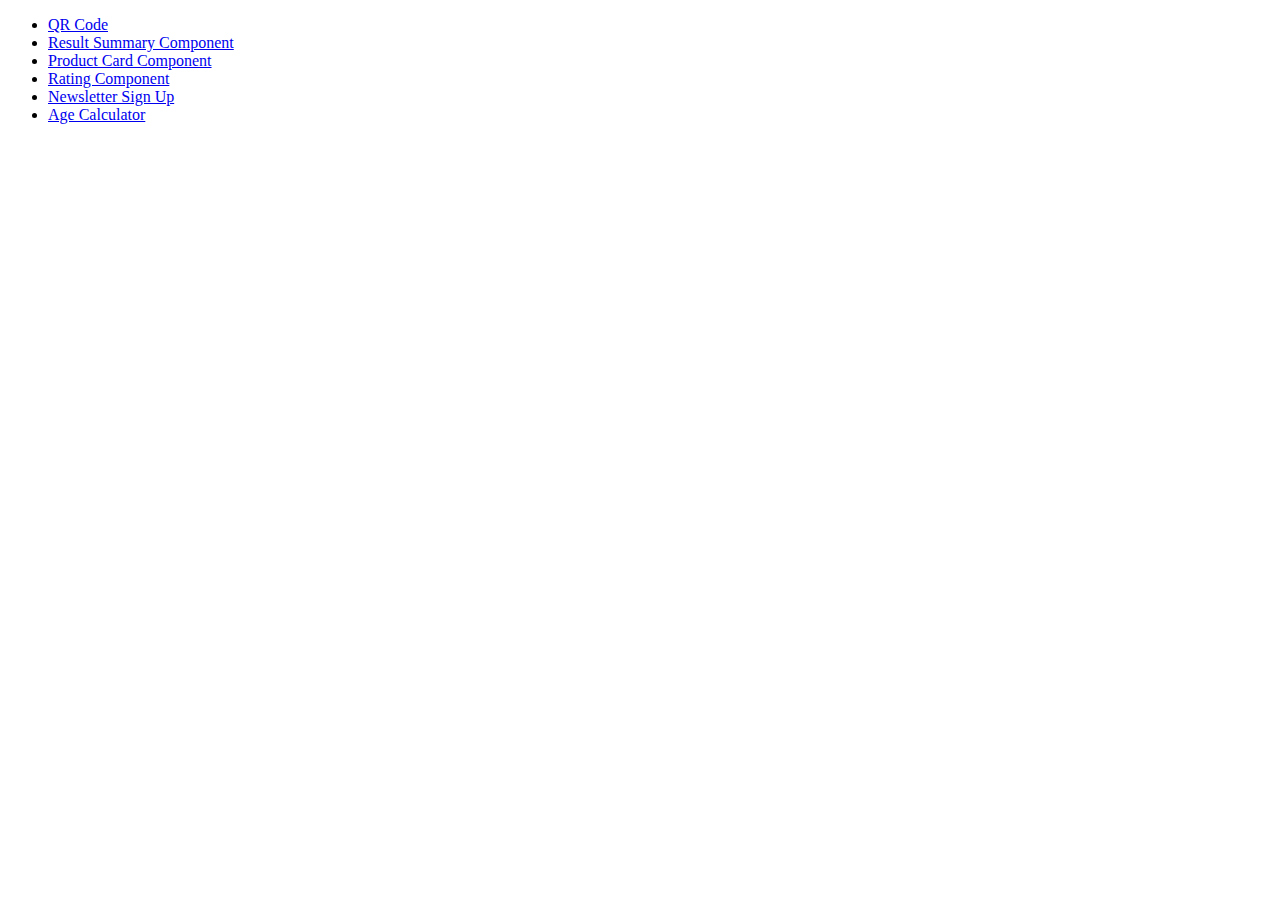
<file: index.html>
<!DOCTYPE html>
<html lang="en">
<head>
    <meta charset="UTF-8">
    <meta http-equiv="X-UA-Compatible" content="IE=edge">
    <meta name="viewport" content="width=device-width, initial-scale=1.0">
    <title>Andrei Kosarev's Frontend Mentor Challenges</title>
</head>
<body>
    <ul>
        <li> <a href="./001_qr_code_component">QR Code</a> </li>
        <li> <a href="./002_results_summary_component/">Result Summary Component</a> </li>
        <li> <a href="./003_product-preview-card-component/">Product Card Component</a> </li>
        <li> <a href="./004_interactive_rating_component/">Rating Component</a> </li>
        <li> <a href="./005_newsletter-sign-up-with-success-message-main/ ">Newsletter Sign Up</a> </li>
        <li> <a href="./006_age-calculator-app-main/">Age Calculator</a> </li>
    </ul>
</body>
</html>
</file>
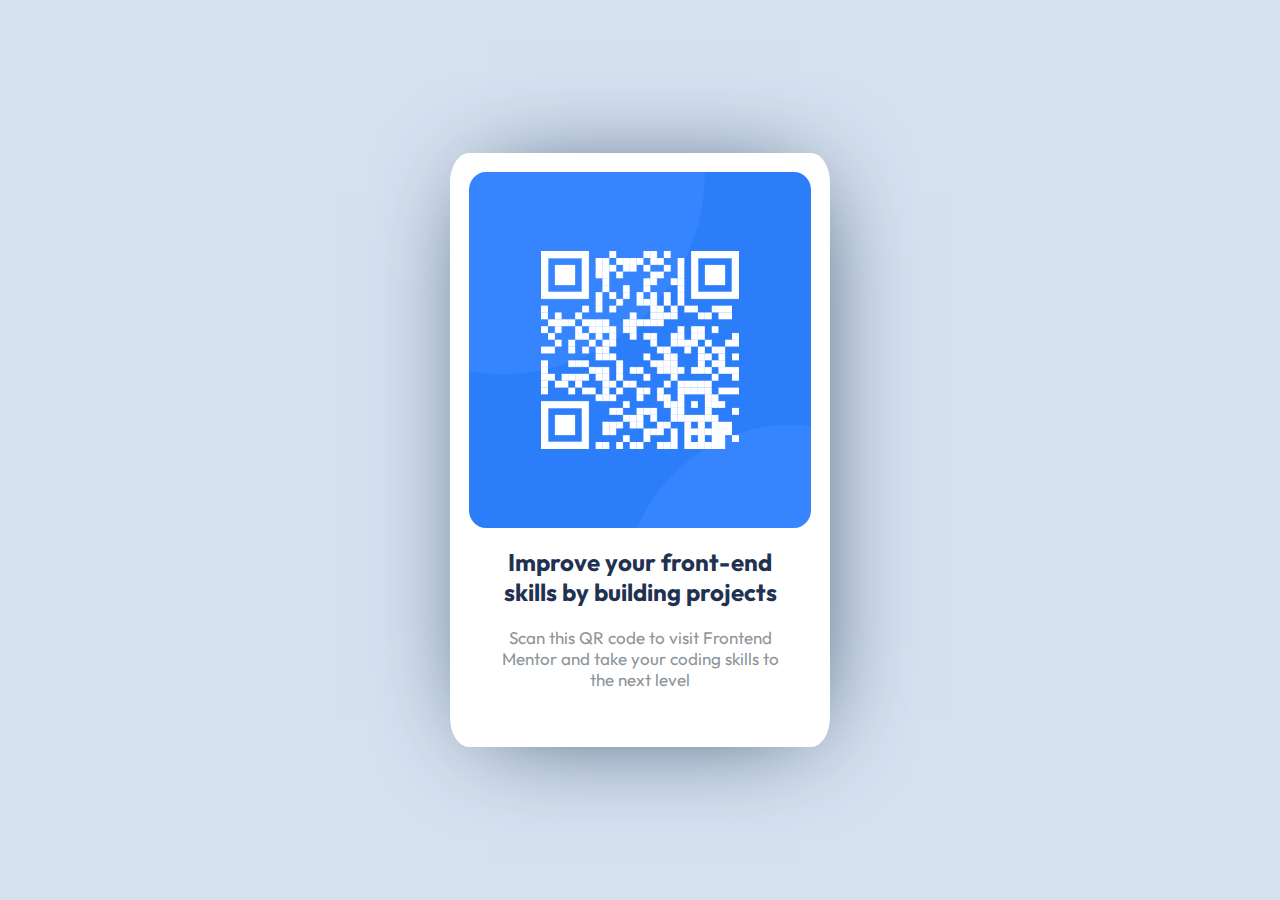
<file: 001_qr_code_component/index.html>
<!DOCTYPE html>
<html lang="en">
<head>
  <meta charset="UTF-8">
  <meta name="viewport" content="width=device-width, initial-scale=1.0"> <!-- displays site properly based on user's device -->
  <link rel="icon" type="image/png" sizes="32x32" href="./images/favicon-32x32.png">
  <title>Frontend Mentor | QR code component</title>
  <link rel="stylesheet" href="style.css">
</head>
<body>
  <div id="qr-code-wrapper" role="main">
    <div id="qr-code">
      <img src="./images/image-qr-code.png" alt="">
    </div>
    <div id="qr-code-description">
      <h2>Improve your front-end skills by building projects</h2>
      <p>Scan this QR code to visit Frontend Mentor and take your coding skills to the next level</p>
    </div>
  </div>
</body>
</html>
</file>
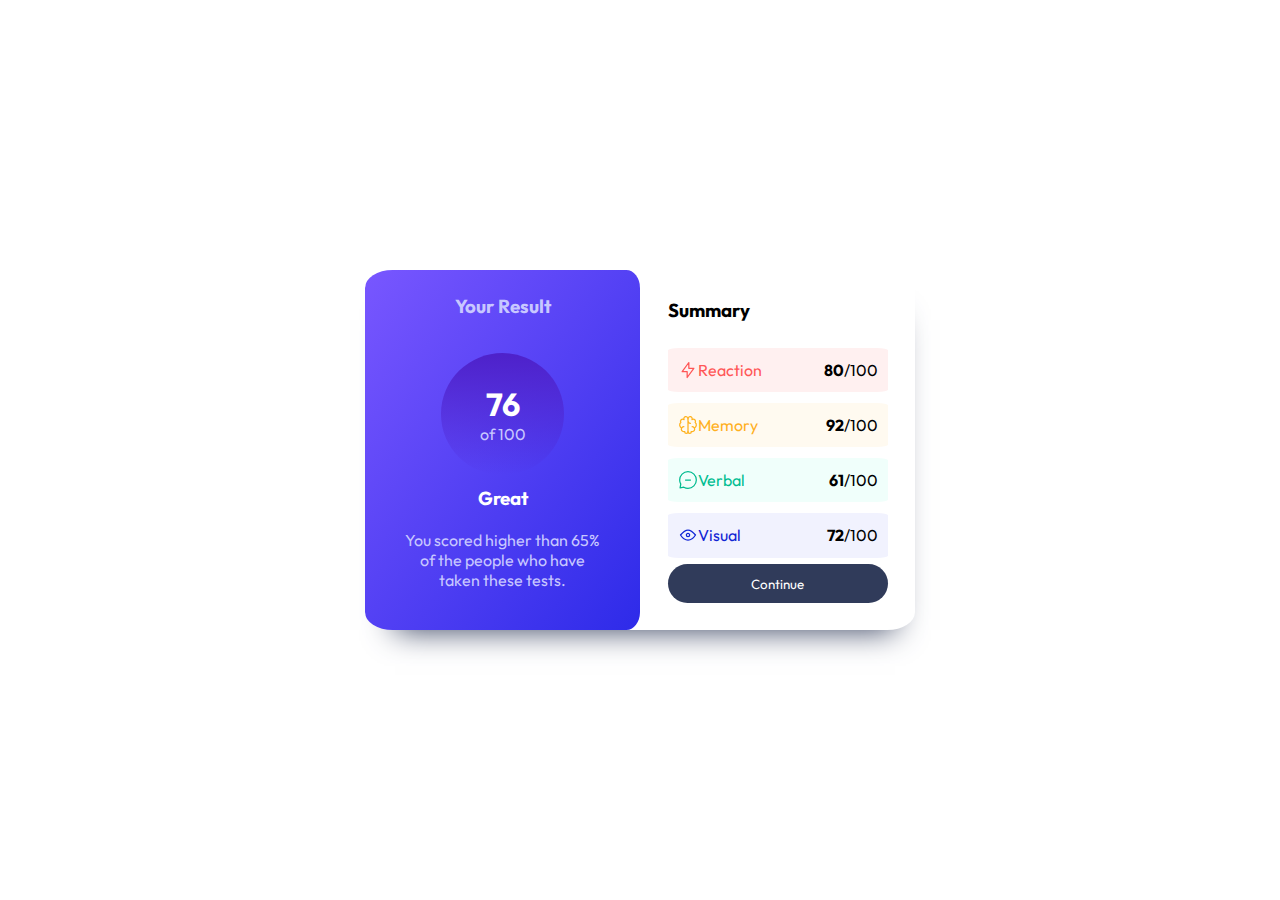
<file: 002_results_summary_component/index.html>
<!DOCTYPE html>
<html lang="en">

<head>
  <meta charset="UTF-8">
  <meta name="viewport" content="width=device-width, initial-scale=1.0">
  <!-- displays site properly based on user's device -->
  <link rel="icon" type="image/png" sizes="32x32" href="./assets/images/favicon-32x32.png">
  <link rel="stylesheet" href="./style.css">
  <title>Frontend Mentor | Results summary component</title>
</head>

<body>
  <div id="score-component-wrapper" role="main">
    <div id="result">
      <div id="result-inner">
        <div id="result-header">
          <h3>Your Result</h3>
        </div>
        <div id="result-circle">
          <div id="result-circle-inner">
            <div id="result-circle-inner-score">
              <h1>76</h1>
              <p> of 100</p>
            </div>

          </div>
        </div>
        <div id="result-description">
          <h3>Great</h3>
          <br>
          <p>You scored higher than 65% of the people who have taken these tests.</p>

        </div>
      </div>
    </div>
    <div id="summary">
      <div id="summary-inner">
        <div id="summary-inner-header"><h3>Summary</h3></div>
        <div id="summary-inner-table"></div>
        <div id="summary-inner-button">
          <button id="continue-btn">Continue</button>
        </div>
      </div>
        
    </div>
  </div>

  <!-- 


  
 

  Memory
  92 / 100

  Verbal
  61 / 100

  Visual
  72 / 100

  Continue
 -->


<script src="./main.js"></script>
</body>

</html>
</file>
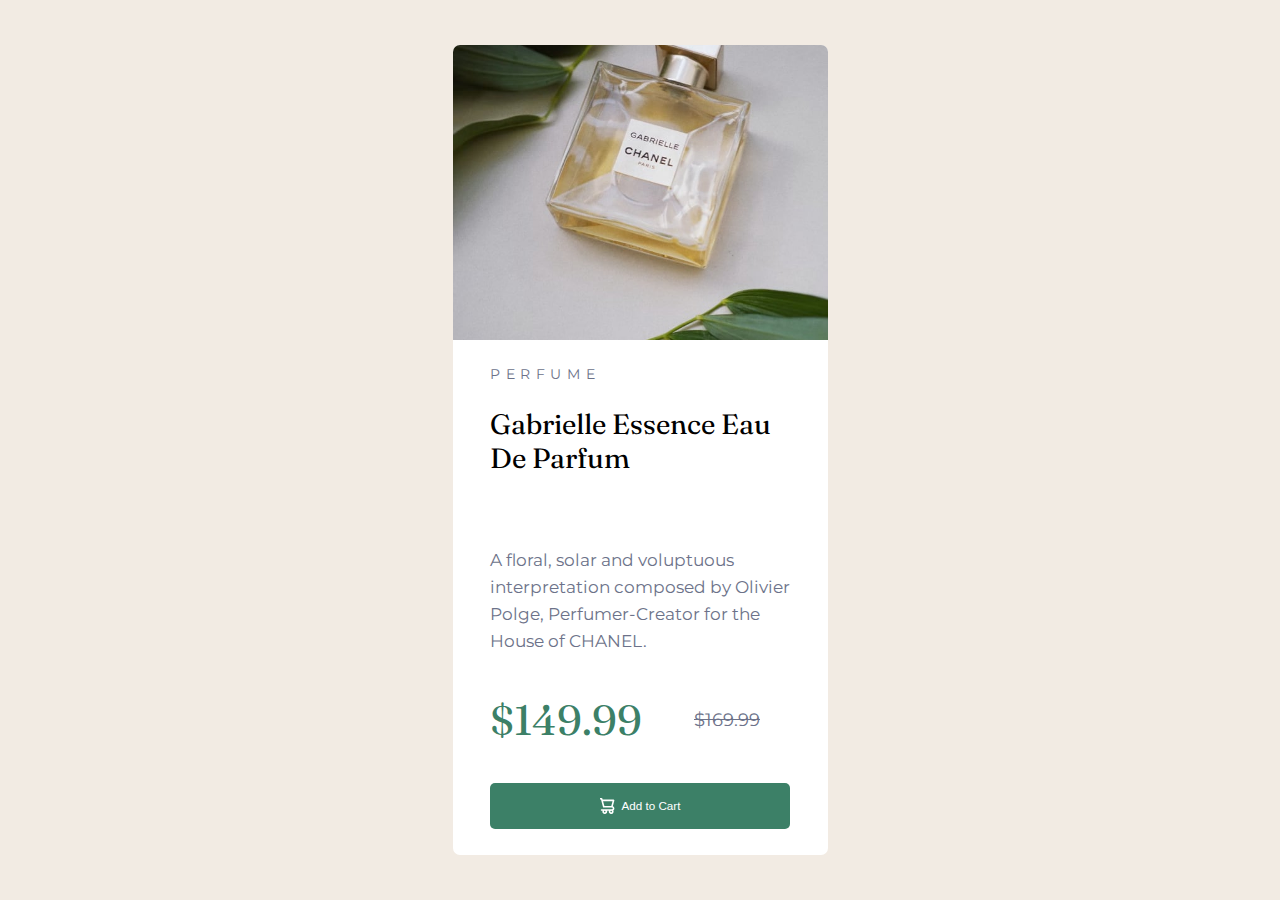
<file: 003_product-preview-card-component/index.html>
<!DOCTYPE html>
<html lang="en">
<head>
  <meta charset="UTF-8">
  <meta name="viewport" content="width=device-width, initial-scale=1.0"> <!-- displays site properly based on user's device -->

  <link rel="icon" type="image/png" sizes="32x32" href="./images/favicon-32x32.png">
  <link rel="stylesheet" href="style.css">
  
  <title>Frontend Mentor | Product preview card component</title>
</head>
<body>
  <main>
    <div id="product-card">
      <div id="product-img"></div>
      <div id="product-info-container">
        <div id="product-info">
          <p id="product-category">Perfume</p>
          <p id="product-name">Gabrielle Essence Eau De Parfum</p>
          <p id="product-desc">  A floral, solar and voluptuous interpretation composed by Olivier Polge, 
            Perfumer-Creator for the House of CHANEL.</p>
          <div id="product-price">
            <p id="actual-price">$149.99</p>
            <p id="previous-price">$169.99</p>
          </div>
          <div id="product-button">
            <button id="add-to-cart-button">
              <img src="./images/icon-cart.svg" alt="">
              <p>Add to Cart</p> 
            </button>
          </div>

        </div>
      </div>
    </div>
  </main>
<!-- 

  Add to Cart -->

</body>
</html>
</file>
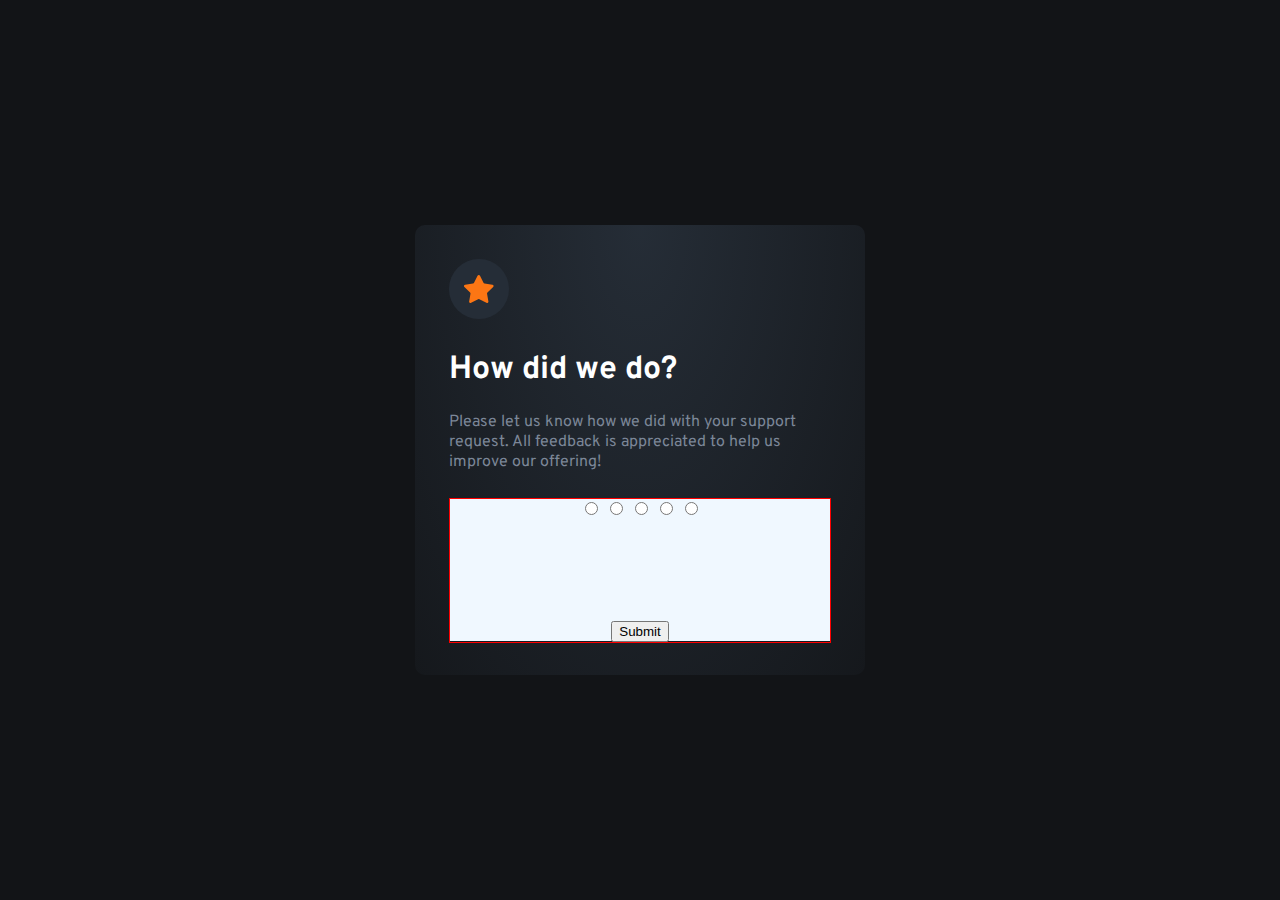
<file: 004_interactive_rating_component/index.html>
<!DOCTYPE html>
<html lang="en">
<head>
  <meta charset="UTF-8">
  <meta name="viewport" content="width=device-width, initial-scale=1.0"> <!-- displays site properly based on user's device -->
  <link rel="icon" type="image/png" sizes="32x32" href="./images/favicon-32x32.png">
  <link rel="stylesheet" href="style.css">
  <link rel="preconnect" href="https://fonts.googleapis.com">
  <link rel="preconnect" href="https://fonts.gstatic.com" crossorigin>
  <link href="https://fonts.googleapis.com/css2?family=Overpass:wght@400;700&display=swap" rel="stylesheet">
  <title>Frontend Mentor | Interactive rating component</title>
</head>
<body>

  <main>
    <div class="rating-container">
      <div class="rating-container--star-header"></div>
      <div class="rating-container--text-info">
        <h1>How did we do?</h1>
        <p>Please let us know how we did with your support request. All feedback is appreciated 
          to help us improve our offering!</p>
      </div>
      <div class="rating-container--rating-form">
        <form class="rating-input-form" action="review">
          <div class="rating-input-form--input-options">
            <input type="radio" name="rating" value="1">
            <input type="radio" name="rating" value="2">
            <input type="radio" name="rating" value="3">
            <input type="radio" name="rating" value="4">
            <input type="radio" name="rating" value="5">
          </div>
          <input type="submit" value="Submit">
        </form>
      </div>

    </div>
  </main>

  
</body>
</html>





<!-- 1 2 3 4 5

Submit -->

<!-- Rating state end -->

<!-- Thank you state start -->

<!-- You selected 5 out of 5 -->

<!-- Thank you!

We appreciate you taking the time to give a rating. If you ever need more support, 
don’t hesitate to get in touch! -->

<!-- Thank you state end -->
</file>
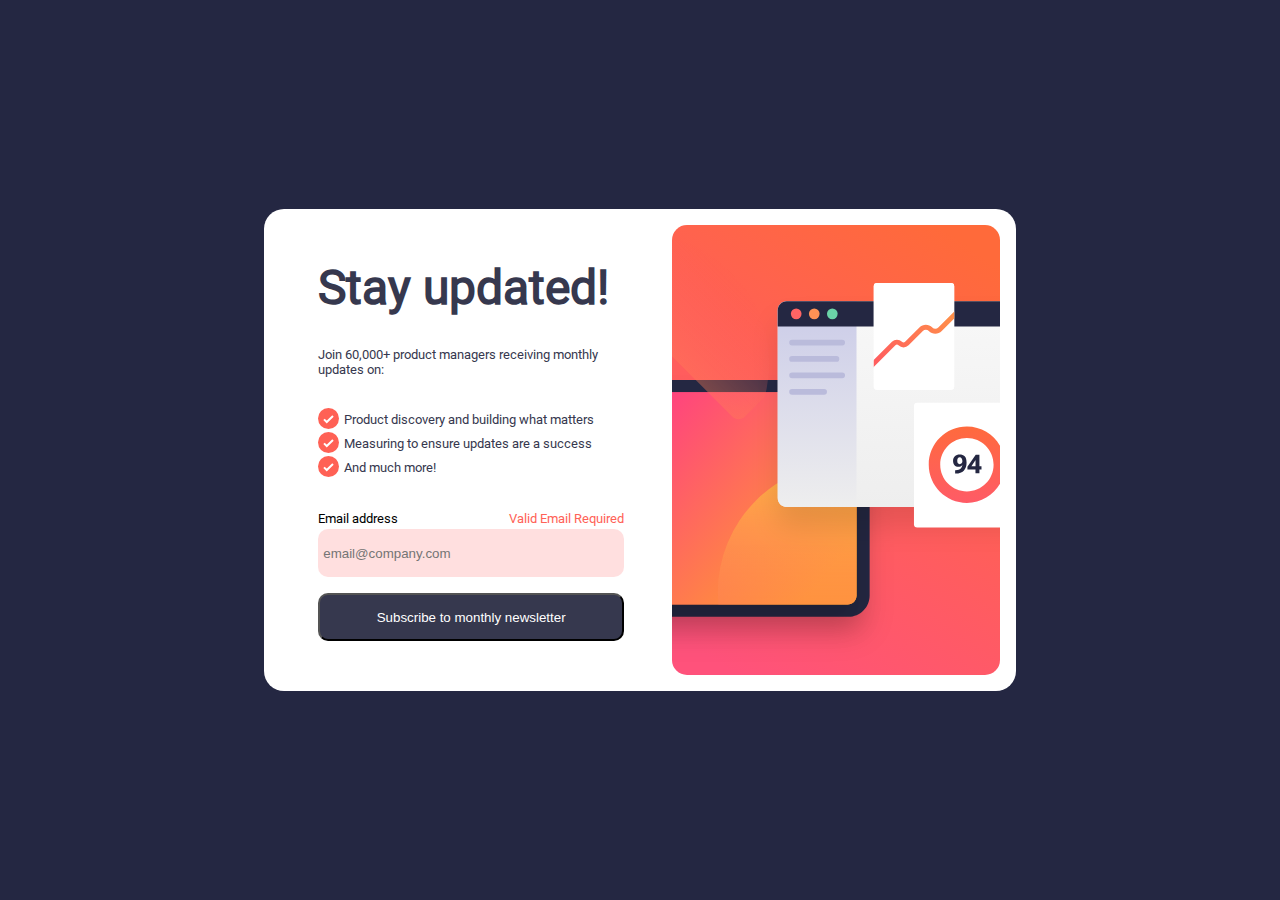
<file: 005_newsletter-sign-up-with-success-message-main/index.html>
<!DOCTYPE html>
<html lang="en">

<head>
  <meta charset="UTF-8">
  <meta name="viewport" content="width=device-width, initial-scale=1.0">
  <!-- displays site properly based on user's device -->
  <link rel="icon" type="image/png" sizes="32x32" href="./assets/images/favicon-32x32.png">
  <title>Frontend Mentor | Newsletter sign-up form with success message</title>
  <link rel="stylesheet" href="style.css">
  <link rel="stylesheet" href="style-desktop.css">
  <link rel="stylesheet" href="style-mobile.css">
  <script src="script.js" defer></script>
</head>

<body>
  <main>
    <div class="newsletter-page">
      <div class="newsletter-page-signup">
        <div class="newsletter-page-signup-container">
          <h1 class="newsletter-page-signup-title">Stay updated!</h1>
          <p class="newsletter-description">Join 60,000+ product managers receiving monthly updates on:</p>
          <ul class="newsletter-description">
            <li></span> <span> Product discovery and building what matters </span></li>
            <li></span> <span> Measuring to ensure updates are a success</span></li>
            <li></span> <span> And much more! </span></li>
          </ul>
          <div class="email-input">
            <form class="subscription-form" action="./success.html">
              <div class="email-input-labels">
                <label for="">Email address</label>
                <p class="invalid-email-warning">Valid Email Required</p>
              </div>
              <div class="email-input-inputs">
                <input name="email" type="email" placeholder="email@company.com" required >
                <button>Subscribe to monthly newsletter</button>
              </div>
            </form>
          </div>
        </div>

      </div>
      <div class="newsletter-page-image"></div>
    </div>
  </main>
</body>

</html>
</file>
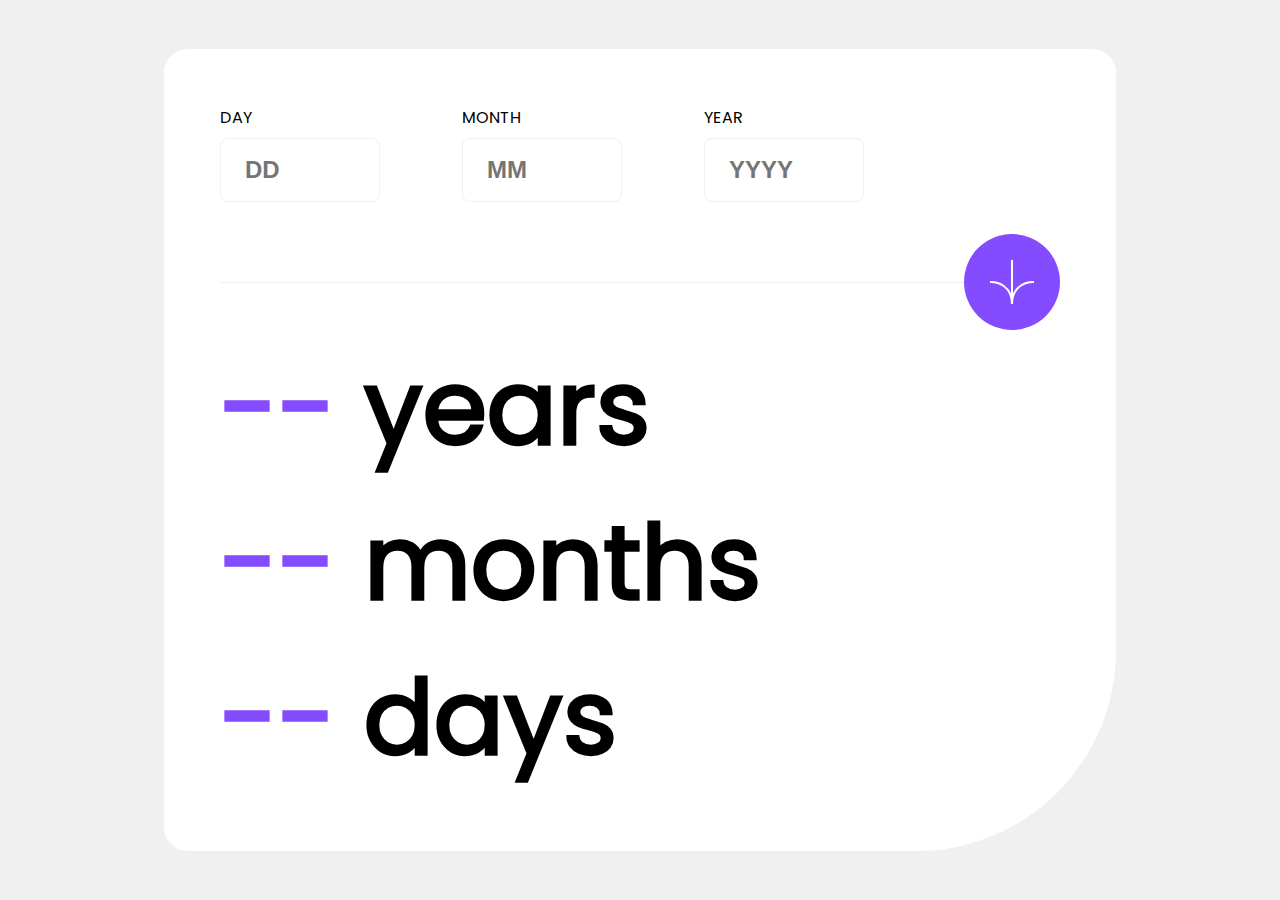
<file: 006_age-calculator-app-main/index.html>
<!DOCTYPE html>
<html lang="en">

<head>
  <meta charset="UTF-8">
  <meta name="viewport" content="width=device-width, initial-scale=1.0">
  <!-- displays site properly based on user's device -->

  <link rel="icon" type="image/png" sizes="32x32" href="./assets/images/favicon-32x32.png">
  <link rel="stylesheet" href="./style.css">
  <link rel="stylesheet" href="./style-mobile.css">
  <script src="./index.js" defer></script>
  <title>Frontend Mentor | Age calculator app</title>
</head>

<body>
  <main>
    <div class="age-calculator-wrapper">
      <div class="age-calculator">
        <form class="date-input-form">
          <div class="age-inputs">
            <div class="input-group">
              <label for="day">Day</label>
              <div class="input-holder">
                <input type="number" id="day" placeholder="DD" min="1" max="31" required>
              </div>
             
            </div>
            <div class="input-group">
              <label for="month">Month</label>
              <div class="input-holder">
                <input type="number" id="month" placeholder="MM" min="1" max="12" required>
              </div>
            </div>
            <div class="input-group">
              <label for="year">Year</label>
              <div class="input-holder">
                <input type="number" id="year" placeholder="YYYY" min="1" required>
              </div>
            </div>
          </div>
          <div class="delimiter">
            <div class="horizontal-line"></div>
            <button id="btn-calculate-age"></button>
          </div>
        </form>


        <div class="age-result">
          <h1 class="age-result-line"><span class="age-result-value" id="year">--</span> years</h1>
          <h1 class="age-result-line"><span class="age-result-value" id="month">--</span> months</h1>
          <h1 class="age-result-line"><span class="age-result-value" id="day">--</span> days</h1>
        </div>


      </div>
    </div>
  </main>
</body>

</html>
</file>
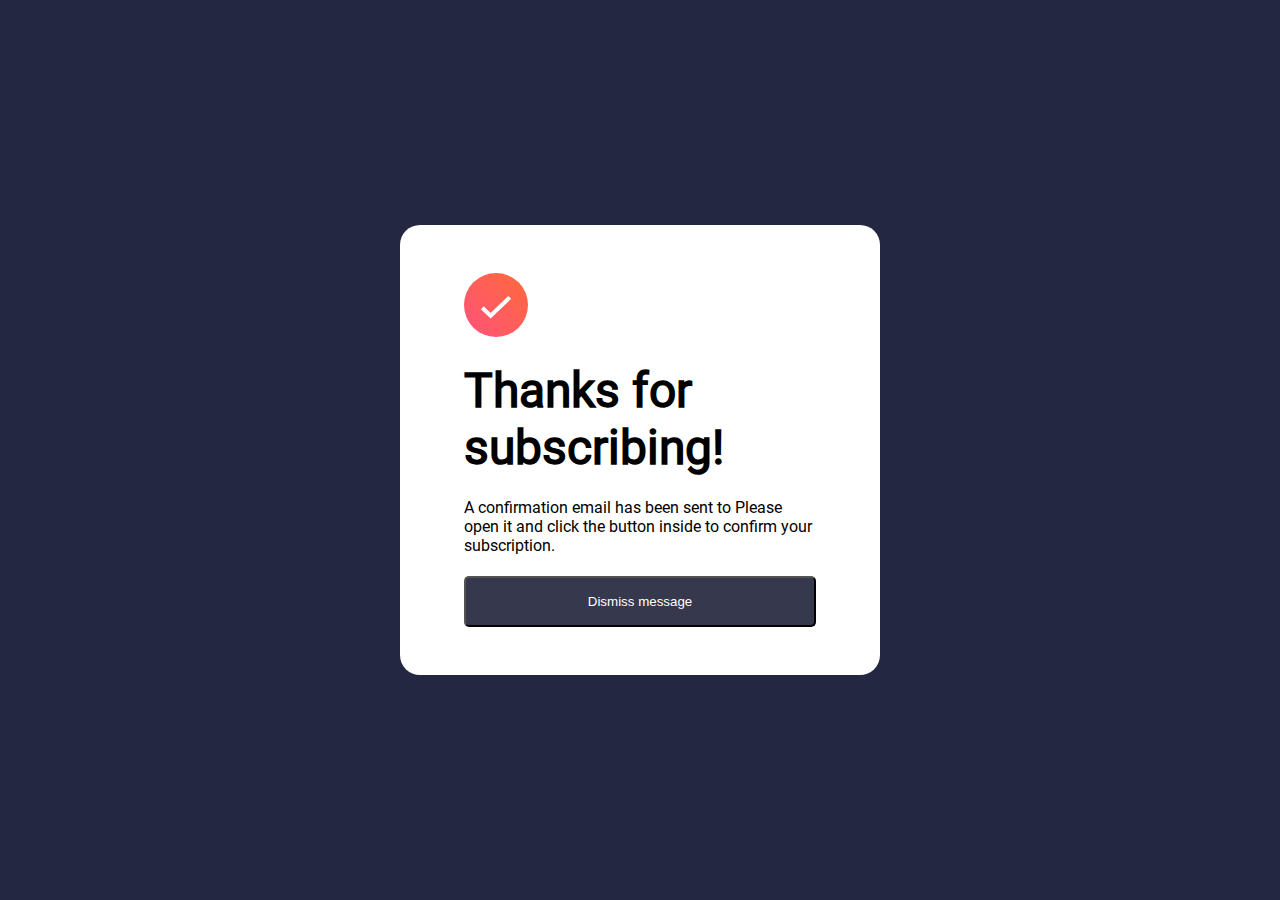
<file: 005_newsletter-sign-up-with-success-message-main/success.html>
<!DOCTYPE html>
<html lang="en">
<head>
    <meta charset="UTF-8">
    <meta name="viewport" content="width=device-width, initial-scale=1.0">
    <title>Success!</title>
    <link rel="stylesheet" href="style.css">
    <link rel="stylesheet" href="style-desktop.css">
    <link rel="stylesheet" href="style-mobile.css">
</head>
<body>
    <main>
        <div class="success-msg-wrapper">
            <span class="success-msg-icon"></span>
            <h1 class="success-msg-thanks">Thanks for subscribing!</h1>
            <p class="success-msg-msg">A confirmation email has been sent to <strong id="email-address"></strong>
                Please open it and click the button inside to confirm your subscription.</p>
            <button class="success-msg-dismiss-btn"> Dismiss message</button>
        </div>
    </main>
</body>
<script>
    document.getElementById('email-address').innerHTML = new URLSearchParams( window.location.search).get('email')
</script>

</html>
</file>
<file: 001_qr_code_component/style.css>
@import url('https://fonts.googleapis.com/css2?family=Outfit&display=swap');

* {
    margin: 0;
    padding: 0;
}

html, body {
    margin: 0;
    height: 100%;
    width: 100%;
}

body {
    background-color: hsl(212, 45%, 89%);
    display: flex;
    justify-content: space-around;
    align-items: center;
}


#qr-code-wrapper {
    height: 66%;
    margin: auto;
    width: 380px;
    background: hsl(0, 0%, 100%);
    border-radius: 5%;
   
    box-shadow: 5px 5px 100px -30px hsl(218, 44%, 22%);
}

#qr-code  {
    margin: 5%;
    width: 90%;
    height: 60%;

}

#qr-code > img {
    object-fit: cover;
    height: 100%;
    width: 100%;
    border-radius: 5%;
}

#qr-code-description {
    width: 75%;
    height: 30%;
    margin: auto;
}

#qr-code-description * {
    font-family: 'Outfit', sans-serif;
    text-align: center;
    margin: auto;
}

#qr-code-description > h2 {
    font-weight: 700;
    color: hsl(218, 44%, 22%);
}

#qr-code-description > p {
    font-size: 17px;
    color: hsl(210, 6%, 58%);
    padding-top: 20px;
}

@media (max-width: 375px) {
    #qr-code-wrapper {
        width: 325px;
    }
}
</file>
<file: 002_results_summary_component/style.css>
@import url("https://fonts.googleapis.com/css2?family=Outfit&display=swap");
* {
  margin: 0;
  padding: 0;
  font-family: "Outfit", sans-serif;
}

html, body {
  height: 100%;
  width: 100%;
  display: flex;
  justify-content: space-around;
  align-items: center;
}

#score-component-wrapper {
  overflow: hidden;
  width: 95%;
  max-width: 550px;
  height: 40%;
  border-radius: 5%;
  display: grid;
  grid-template-columns: 1fr 1fr;
  box-shadow: 5px 25px 30px -25px hsl(224, 30%, 27%);
}

#result {
  height: 100%;
  border-radius: 5%;
  background-image: linear-gradient(to bottom right, hsl(252, 100%, 67%), hsl(241, 81%, 54%));
}
#result #result-inner {
  width: 75%;
  height: 100%;
  display: grid;
  grid-template-rows: 2fr 4fr 4fr;
  margin: auto;
}
#result #result-inner #result-header {
  display: flex;
  justify-content: space-around;
  align-items: center;
  color: hsl(241, 100%, 89%);
}
#result #result-inner #result-circle {
  display: flex;
  justify-content: space-around;
  align-items: center;
  padding: 0 20%;
}
#result #result-inner #result-circle #result-circle-inner {
  height: 85%;
  width: 100%;
  background-image: linear-gradient(to bottom, hsl(256, 72%, 46%), hsla(241, 72%, 46%, 0));
  border-radius: 50%;
  display: flex;
  justify-content: space-around;
  align-items: center;
  color: white;
  text-align: center;
}
#result #result-inner #result-circle #result-circle-inner p {
  color: hsl(241, 100%, 89%);
}
#result #result-inner #result-description {
  text-align: center;
}
#result #result-inner #result-description h3 {
  color: white;
}
#result #result-inner #result-description p {
  color: hsl(241, 100%, 89%);
}

#summary {
  height: 100%;
  padding: 10% 10%;
}
#summary #summary-inner {
  display: grid;
  grid-template-rows: 1fr 5fr 0.9fr;
  height: 85%;
}
#summary #summary-inner #summary-inner-button {
  width: 100%;
}
#summary #summary-inner #summary-inner-button #continue-btn {
  width: 100%;
  height: 100%;
  border: none;
  border-radius: 25px;
  background-color: hsl(224, 30%, 27%);
  color: white;
  cursor: pointer;
}
#summary #summary-inner #summary-inner-button #continue-btn:active {
  background-color: red;
}
#summary #summary-inner #summary-inner-table {
  display: flex;
  flex-direction: column;
  justify-content: space-evenly;
  align-items: center;
  gap: 5px;
}
#summary #summary-inner #summary-inner-table .summary-table-score {
  height: 20%;
  width: 100%;
  display: flex;
  justify-content: space-between;
  align-items: center;
  padding: 0 10px;
  box-sizing: border-box;
  border-radius: 5%;
}
#summary #summary-inner #summary-inner-table .summary-table-score .table-score-category {
  display: flex;
  align-items: center;
}
#summary #summary-inner #summary-inner-table .summary-table-score .table-score-score {
  color: black;
}
#summary #summary-inner #summary-inner-table .summary-table-score.reaction {
  color: hsl(0, 100%, 67%);
  background-color: hsl(0, 100%, 97%);
}
#summary #summary-inner #summary-inner-table .summary-table-score.memory {
  color: hsl(39, 100%, 56%);
  background-color: hsl(39, 100%, 97%);
}
#summary #summary-inner #summary-inner-table .summary-table-score.verbal {
  color: hsl(166, 100%, 37%);
  background-color: hsl(166, 100%, 97%);
}
#summary #summary-inner #summary-inner-table .summary-table-score.visual {
  color: hsl(234, 85%, 45%);
  background-color: hsl(234, 85%, 97%);
}

@media (max-width: 375px) {
  #score-component-wrapper {
    display: flex;
    flex-direction: column;
    height: 100%;
    width: 75%;
  }
}/*# sourceMappingURL=style.css.map */
</file>
<file: 003_product-preview-card-component/style.css>
@import url("https://fonts.googleapis.com/css2?family=Fraunces:wght@700&display=swap");
@import url("https://fonts.googleapis.com/css2?family=Montserrat:wght@500&display=swap");
* {
  padding: 0;
  margin: 0;
}

html, body {
  width: 100%;
  height: 100%;
}

body {
  background: hsl(30, 38%, 92%);
  display: flex;
  justify-content: space-around;
  align-items: center;
}
body main {
  width: 40%;
  height: 60%;
}

#product-card {
  background-color: hsl(0, 0%, 100%);
  border-radius: 7px;
  width: 100%;
  height: 100%;
  display: grid;
  grid-template-columns: 1fr 1fr;
  overflow: hidden;
}
#product-card #product-img {
  height: 100%;
  background-image: url(./images/image-product-desktop.jpg);
  background-repeat: no-repeat;
  background-size: cover;
  background-position: center;
}
#product-card #product-info-container {
  width: 100%;
  height: 100%;
  box-sizing: border-box;
  font-family: "Montserrat", sans-serif;
  display: flex;
  flex-direction: column;
  justify-content: space-around;
  align-items: center;
  font-size: 14px;
}
#product-card #product-info-container #product-info {
  width: 80%;
  height: 85%;
  display: grid;
  grid-template-rows: 1fr 3fr 3fr 3fr;
}
#product-card #product-info-container #product-info #product-category {
  text-transform: uppercase;
  letter-spacing: 0.4em;
  color: hsl(228, 12%, 48%);
}
#product-card #product-info-container #product-info #product-name {
  font-family: "Fraunces", serif;
  font-size: 2.5em;
}
#product-card #product-info-container #product-info #product-desc {
  margin-top: 5%;
  color: hsl(228, 12%, 48%);
  font-size: 1.2em;
  line-height: 1.6em;
}
#product-card #product-info-container #product-info #product-price {
  display: flex;
  justify-content: space-between;
  align-items: center;
  width: 90%;
}
#product-card #product-info-container #product-info #product-price #actual-price {
  font-family: "Fraunces", serif;
  color: hsl(158, 36%, 37%);
  font-size: 3em;
}
#product-card #product-info-container #product-info #product-price #previous-price {
  text-decoration: line-through;
  font-size: 1.25em;
  color: hsl(228, 12%, 48%);
}
#product-card #product-info-container #product-info #product-button {
  width: 100%;
  box-sizing: border-box;
  display: flex;
  align-items: center;
}
#product-card #product-info-container #product-info #product-button #add-to-cart-button {
  display: flex;
  justify-content: center;
  gap: 7px;
  align-items: center;
  width: 100%;
  height: 4em;
  background-color: hsl(158, 36%, 37%);
  color: white;
  font-size: smaller;
  border: none;
  border-radius: 5px;
  cursor: pointer;
}
#product-card #product-info-container #product-info #product-button #add-to-cart-button:active {
  background-color: hsl(212, 21%, 14%);
}

@media (max-width: 1440px) {
  main {
    width: 375px !important;
    height: 90% !important;
  }
  #product-card {
    display: grid;
    grid-template-columns: 1fr;
    grid-template-rows: 4fr 7fr !important;
  }
  #product-img {
    background: url(./images/image-product-mobile.jpg);
    background-repeat: no-repeat;
    -o-object-fit: cover;
       object-fit: cover;
  }
  #product-info {
    height: 90% !important;
  }
  #product-category {
    font-size: 1em !important;
  }
  #product-name {
    font-size: 2em !important;
  }
  #product-desc {
    color: hsl(228, 12%, 48%);
    font-size: 1.2em !important;
    line-height: 1.6em;
  }
}/*# sourceMappingURL=style.css.map */
</file>
<file: 004_interactive_rating_component/style.css>
:root {
  --white: hsl(0, 0%, 100%);
  --mediumGrey: hsl(216, 12%, 54%);
  --dark-blue: hsl(213, 19%, 18%);
  --very-dark-blue: hsl(216, 12%, 8%);
}

html,
body {
  height: 100%;
  margin: 0;
  padding: 0;
  font-family: "Overpass", sans-serif;
}

body {
  background-color: var(--very-dark-blue);
  display: flex;
  justify-content: space-around;
  align-items: center;
}

main {
  height: 50%;
  width: 50%;
  max-width: 450px;
  margin: auto;
  background-image: radial-gradient(ellipse at top, var(--dark-blue), var(--very-dark-blue) 120%);
  border-radius: 10px;
}
main .rating-container {
  height: 85%;
  width: 85%;
  margin: auto;
  margin-top: 7.5%;
  grid-template-rows: 20% 40% 40%;
  box-sizing: border-box;
  display: grid;
  grid-template-rows: 60px 1fr 1fr;
  row-gap: 10px;
}
main .rating-container .rating-container--star-header {
  border-radius: 50%;
  width: 60px;
  background: url("./images/icon-star.svg");
  background-size: 50%;
  background-repeat: no-repeat;
  background-position: center;
  background-color: var(--dark-blue);
}
main .rating-container .rating-container--text-info > h1 {
  color: var(--white);
}
main .rating-container .rating-container--text-info > p {
  color: var(--mediumGrey);
}
main .rating-container .rating-container--rating-form {
  background-color: aliceblue;
}
main .rating-container .rating-container--rating-form .rating-input-form {
  display: flex;
  flex-direction: column;
  align-items: center;
  justify-content: space-between;
  border: 1px solid red;
  height: 100%;
}

@media (max-width: 400px) {
  main {
    height: 50%;
    width: 85%;
    margin: auto;
    background-image: linear-gradient(var(var(--dark-blue)), var(--very-dark-blue) 120%);
    border-radius: 10px;
  }
}/*# sourceMappingURL=style.css.map */
</file>
<file: 005_newsletter-sign-up-with-success-message-main/style.css>
@font-face {
    font-family: 'Roboto';
    src: url(./assets/fonts/Roboto-Regular.ttf);
}

@font-face {
    font-family: 'Roboto Bold';
    src: url(./assets/fonts/Roboto-Bold.ttf);
}

:root {
    --border-radius: 1.25rem;
    --charcoal-grey: hsl(235, 18%, 26%);
    --tomato: hsl(4, 100%, 67%);
}

* { 
    padding: 0;
    margin: 0;
}

html, body {
    font-size: 1em;
    height: 100%;
    width: 100%;
    font-family: 'Roboto';
}

main {
    background-color: hsl(234, 29%, 20%);
    width: 100%;
    height: 100%;
    margin: 0 auto;
    display: flex;
    justify-content: space-around;
    align-items: center;
}

.newsletter-page{
    background-color: hsl(0, 0%, 100%);
    border-radius:  var(--border-radius);
    padding: 16px;
}



.newsletter-page-signup {
    display: flex;
    justify-content: space-around;
    align-items: center;
}

.newsletter-page-signup-container {
    height: 85%;
    width: 80%;
    display: flex;
    flex-direction: column;
    justify-content: space-between;
}

.newsletter-page-signup-title {
    font-size: 3rem;
    font-weight: bold;
    color: var(--charcoal-grey);
}

.newsletter-description {
    font-size: .8rem;
    color: var(--charcoal-grey);
}

ul.newsletter-description {
    list-style: none;
}

ul.newsletter-description > li {
    display: flex;
    align-items: center;

}
ul.newsletter-description > li::before {
    content: url(./assets/images/icon-list.svg);
    padding-right: 5px;

}

.newsletter-page-image{
    background: url(./assets/images/illustration-sign-up-desktop.svg) no-repeat;
    background-size: cover;
    background-position: center;
    border-radius: 15px;
}

.email-input .email-input-labels  {
    font-size: small;
    display: flex;
    justify-content: space-between;
    margin-bottom: 0.2rem;
}

.email-input .email-input-labels .invalid-email-warning {
    display: none;
    color: var(--tomato);
}

.email-input .email-input-inputs {
    display: flex;
    flex-direction: column;
    gap: 1rem;
    --inputs-height: 3rem;
    --inputs-border-radius: 10px;
}

.email-input .email-input-inputs input {
    box-sizing: border-box;
    height: var(--inputs-height);
    width: 100%;
    border: 1px solid rgba(128, 128, 128, 0.322);
    border-radius: var(--inputs-border-radius);
    padding-left: 5px;
    background-color: transparent;
}
.email-input button {
    box-sizing: border-box;
    height: var(--inputs-height);
    border-radius: var(--inputs-border-radius);
    width: 100%;
    color: white;
    background-color: var(--charcoal-grey);
}

/*INVALID*/

.subscription-form:invalid .invalid-email-warning   {
    display: inline-block;  
}

.subscription-form:invalid .email-input-inputs input {
    border: var(--tomato);
    color: var(--tomato);
    background-color: rgba(255, 179, 179, 0.418);
}


/*SUCCESS MESSAGE*/
.success-msg-wrapper {
    box-sizing: border-box;
    background-color: hsl(0, 0%, 100%);
    height: 50%;
    width: 50%;
    max-width: 30rem;
    border-radius:  var(--border-radius);
    padding: 3rem 4rem;
    display: flex;
    flex-direction: column;
    justify-content: space-between;

}

.success-msg-icon::before {
    content: url(./assets/images/icon-success.svg);
}

.success-msg-thanks {
    font-size: 3rem;
}

.success-msg-msg {
    font-size: 1rem;
}

.success-msg-dismiss-btn {
    padding: 1rem 0;
    border-radius: 5px;
    background-color: var(--charcoal-grey);
    color: white;
}
</file>
<file: 005_newsletter-sign-up-with-success-message-main/style-desktop.css>
@media (min-width: 500px) {
    .newsletter-page {
        height: 50%;
        width: 75%;
        max-width: 45rem;
        display: grid;
        grid-template-columns: 7fr 6fr;
        gap: 10px;
    }
}
</file>
<file: 005_newsletter-sign-up-with-success-message-main/style-mobile.css>
@media (max-width: 499px) {
    .newsletter-page {
        width: 100%;
        height: 100%;
        display: flex;
        flex-direction: column-reverse;
        justify-content: flex-end;
        gap: .5rem;
        padding: 10px;
    }

    .newsletter-page-image,
    .newsletter-page-signup {
        height: 50%;
    }

    .newsletter-page-signup-title {
        font-size: 2rem;
    }

    /*SUCCESS MESSAGE*/
    .success-msg-wrapper {
        box-sizing: border-box;
        background-color: hsl(0, 0%, 100%);
        height: 50%;
        width: 66%;
        border-radius: var(--border-radius);
        padding: 1rem 2rem;
        display: flex;
        flex-direction: column;
        justify-content: space-between;
    }

    

    .success-msg-icon::before {
        content: url(./assets/images/icon-success.svg);
    }

    .success-msg-thanks {
        font-size: 2rem;
    }

    .success-msg-msg {
        font-size: 1rem;
    }

    .success-msg-dismiss-btn {
        padding: 1rem 0;
        border-radius: 5px;
        background-color: var(--charcoal-grey);
        color: white;
    }
}
</file>
<file: 006_age-calculator-app-main/style.css>
:root {
    --light-grey: #f0f0f0;
    --purple: hsl(259, 100%, 65%);
    --error-red: #FF5959;
}

@font-face {
    font-family: 'Poppins';
    src: url(./assets/fonts/Poppins-Regular.ttf);
}

* {
    margin: 0;
    padding: 0;
}

html, body, main {
    width: 100%;
    height: 100%;
    font-size: 1em;
    font-family: 'Poppins';
}

main {
    background-color: var(--light-grey);
    display: flex;
    justify-content: center;
    align-items: center;
}

.age-calculator-wrapper {
    max-width: 840px;
    width: 66%;
    background-color: white;
    border-radius: 1.5rem 1.5rem 200px 1.5rem;
    padding: 3.5rem;
}

.age-calculator {
    height: 100%;
}

.date-input-form{
    display: flex;
    flex-direction: column;
    gap: 2rem;
}



.age-inputs {
    width: 100%;
    display: flex;
    gap: 2rem;
}

.age-inputs .input-group {
    display: flex;
    flex-direction: column;
    gap: 0.5rem;
    flex-basis: 25%;
}

.age-inputs .input-group input {
    width: 10rem;
    padding: 0.75rem 1.5rem;
    height: 4rem;
    box-sizing: border-box;
    border: 1px solid var(--light-grey);
    border-radius: 0.5rem;
    font-weight: bolder;
    font-size: 1.5rem;
}

.age-inputs .input-group input+p.input-error-msg {
    color: var(--error-red);
    visibility: hidden;
    font-size: 0.75rem;
} 

.age-inputs .input-group input::-webkit-outer-spin-button,
.age-inputs .input-group input::-webkit-inner-spin-button {
  -webkit-appearance: none;
  margin: 0;
}

.age-inputs .input-group label {
    text-transform: uppercase;
}




.delimiter {
    --delimiter-height: 6rem;
    height: var(--delimiter-height);
    width: 100%;
    position: relative;
}

.delimiter>.horizontal-line {
    background-color: var(--light-grey);
    height: 1px;
    position: absolute;
    top: 50%;
    width: 100%;
}

.delimiter>#btn-calculate-age {
    background: url(./assets/images/icon-arrow.svg) no-repeat center;
    height: var(--delimiter-height);
    background-color:  var(--purple);
    border-radius: 50%;
    width: var(--delimiter-height);
    position: absolute;
    right: 0;
    cursor: pointer;
    border: none;
}

.age-result-line {
    font-size: 6.5rem;
}

.age-result-value {
    color: var(--purple);
    line-height: 110%;
    letter-spacing: -2%;
}


/*INVALID FORM*/

.date-input-form.invalid .age-inputs .input-group input {
    border: 1px solid var(--error-red);
}

.date-input-form.invalid .age-inputs .input-group label {
    color: var(--error-red);
}

.date-input-form.invalid .age-inputs .input-group .input-holder::after {
    content: attr(data-error);
    font-size: .7rem;
    display: block;
    color: var(--error-red);
}
</file>
<file: 006_age-calculator-app-main/style-mobile.css>
@media (max-width: 47em){
    .age-calculator-wrapper {
        width: 95%;
        max-width: 95%;
    }

    .age-calculator {
        display: flex;
        flex-direction: column;
        gap: 2rem;
    }

    .age-inputs {
        display: flex;
        justify-content: space-between;
        gap: 0.2rem;
    }

    .age-inputs .input-group input {
        width: 25vw;
        padding: 0.25rem 0.5rem;
        box-sizing: border-box;
        border: 1px solid var(--light-grey);
    }

    .delimiter{
        --delimiter-height: 4rem;
    }

    .delimiter>#btn-calculate-age {
        right: 50%;
        transform: translateX(50%);
    }

    .age-result-line {
        font-size: 3.5rem;
    }
}

@media (max-width: 24em){
    .age-inputs .input-group label,
    .age-inputs .input-group input {
        font-size: 6vw;
    }
    .age-result-line {
        font-size: 12vw;
    }
}
</file>
